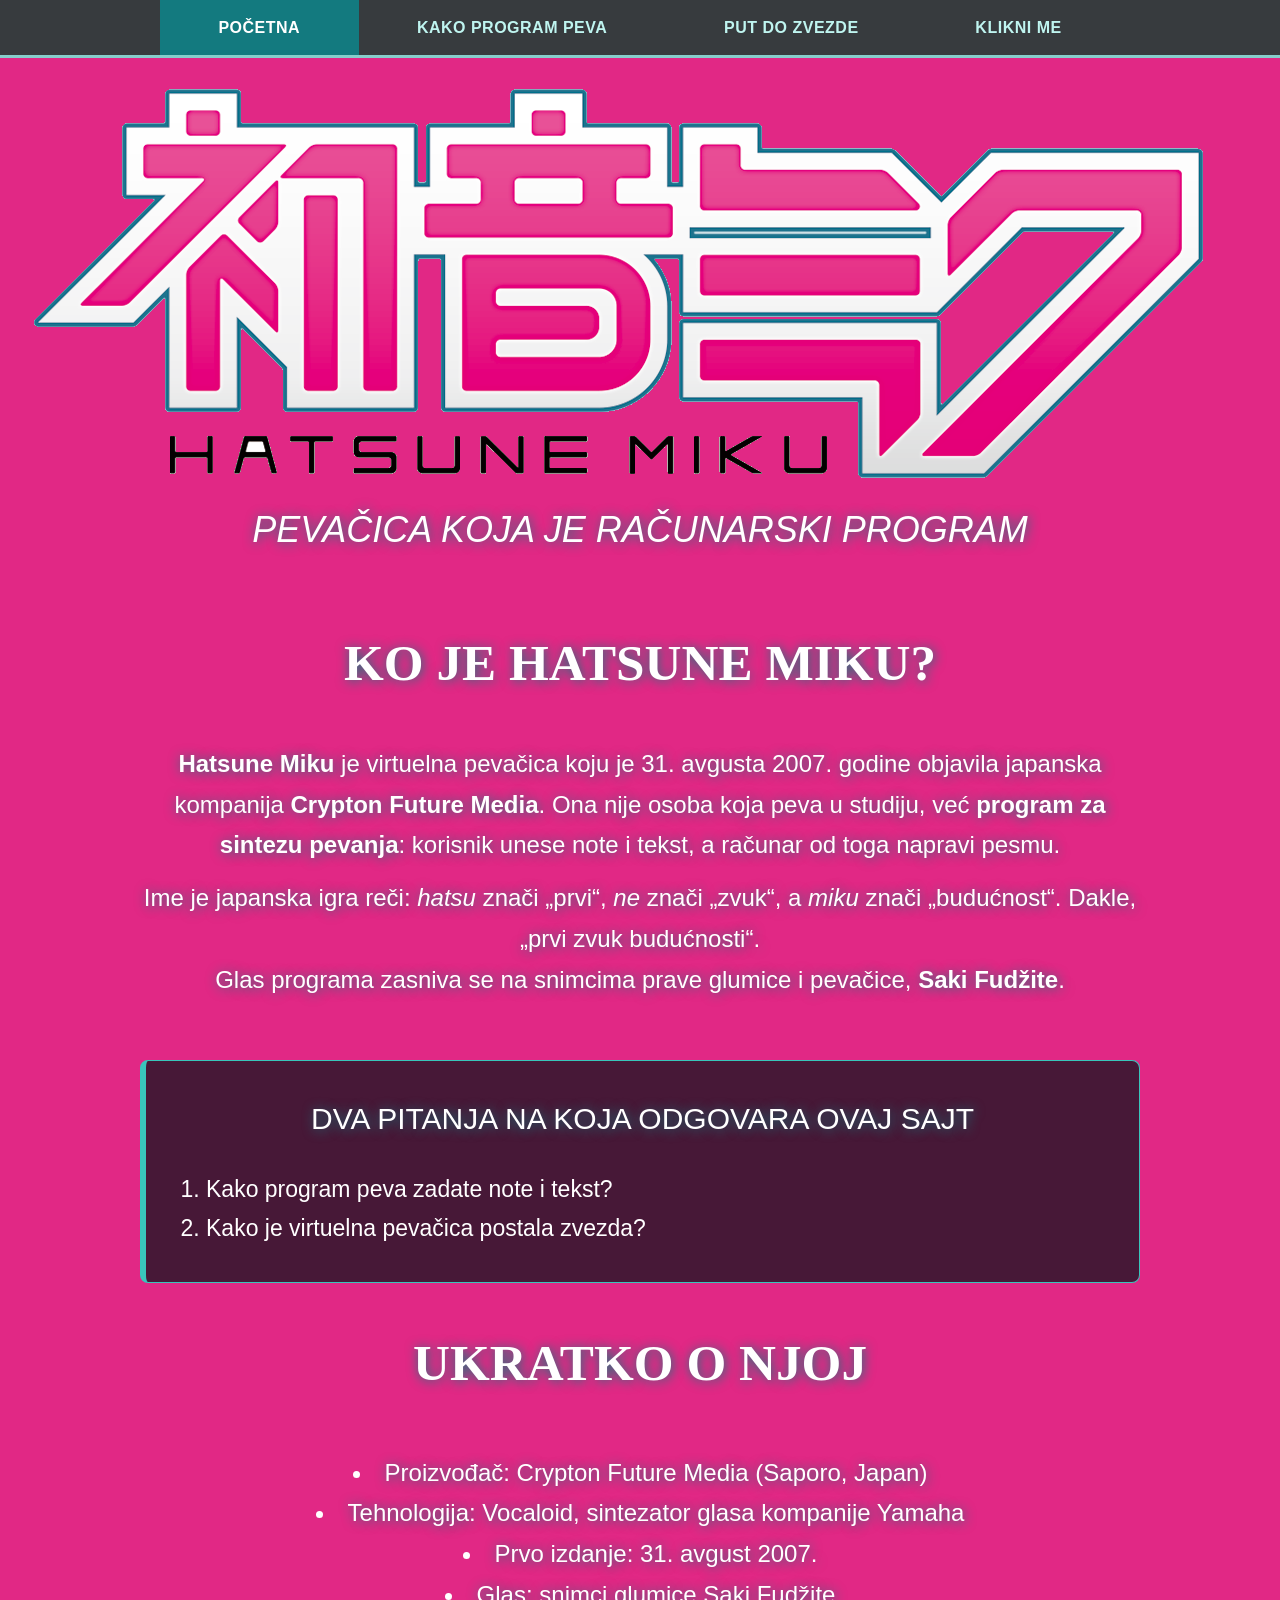
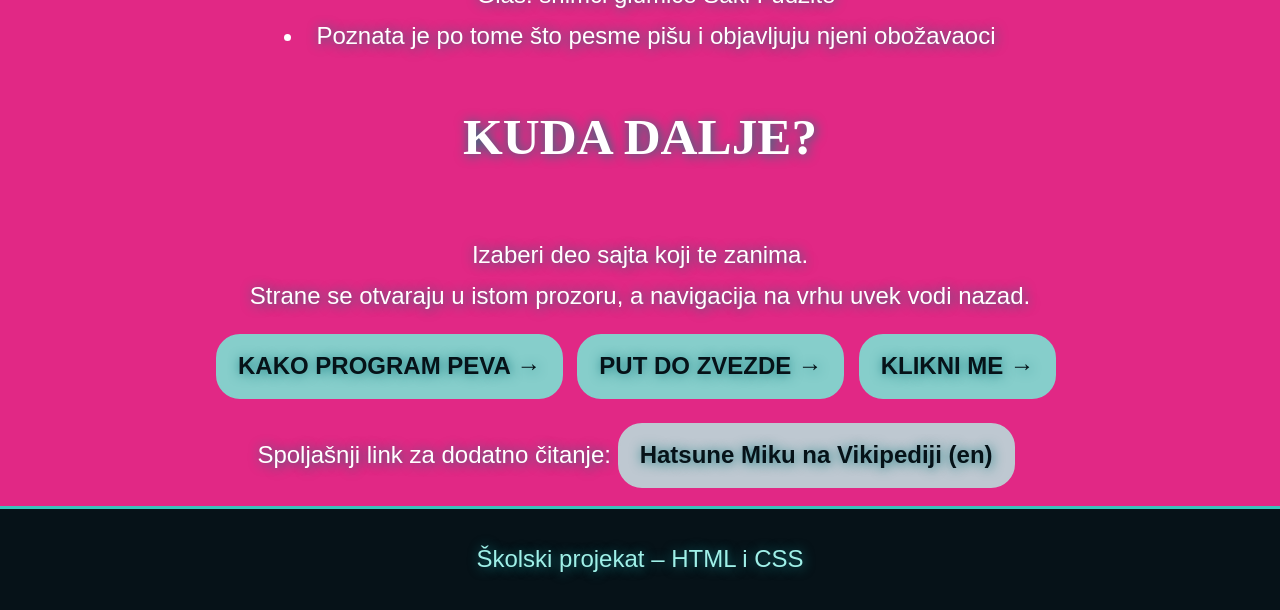
<file: index.html>
<!DOCTYPE html>
<html lang="sr">
    <head>
        <meta charset="UTF-8">
        <meta name="viewport" content="width=device-width, initial-scale=1.0">
        <meta name="description" content="Hatsune Miku: pevačica koja je računarski program">
        <meta name="author" content="Isidora_Marinkovic">
        <title>Hatsune Miku – pevačica koja je računarski program</title>
        <link rel="stylesheet" href="style.css">
    </head>
    <body>
        <nav id="navigacija">
            <ul>
                <li><a href="index.html" class="aktivna">POČETNA</a></li>
                <li><a href="kako-peva.html">KAKO PROGRAM PEVA</a></li>
                <li><a href="zvezda.html">PUT DO ZVEZDE</a></li>
                <li><a href="kraj.html">KLIKNI ME</a></li>
            </ul>
        </nav>

        <header>
            <img src="slike/Hatsune_miku_logo_v3.png" alt="logo">
            <p id="mejn"><em>PEVAČICA KOJA JE RAČUNARSKI PROGRAM</em></p>
        </header>

        <main id="sadrzaj">
            <h1>KO JE HATSUNE MIKU?</h1>
            <p>
            <strong>Hatsune Miku</strong> je virtuelna pevačica koju je 31. avgusta 2007. godine
            objavila japanska kompanija <strong>Crypton Future Media</strong>. Ona nije osoba
            koja peva u studiju, već <strong>program za sintezu pevanja</strong>: korisnik
            unese note i tekst, a računar od toga napravi pesmu.
        </p>
        <p>
            Ime je japanska igra reči: <em>hatsu</em> znači „prvi“, <em>ne</em> znači „zvuk“,
            a <em>miku</em> znači „budućnost“. Dakle, „prvi zvuk budućnosti“.<br>
            Glas programa zasniva se na snimcima prave glumice i pevačice, <strong>Saki Fudžite</strong>.
        </p>
        <br>
        <div class="kartica">
            <p class="pitanja">DVA PITANJA NA KOJA ODGOVARA OVAJ SAJT<p>
            <ol>
                <li>Kako program peva zadate note i tekst?</li>
                <li>Kako je virtuelna pevačica postala zvezda?</li>
            </ol>
        </div>

        <h2>UKRATKO O NJOJ</h2>
        <ul class="lista">
            <li>Proizvođač: Crypton Future Media (Saporo, Japan)</li>
            <li>Tehnologija: Vocaloid, sintezator glasa kompanije Yamaha</li>
            <li>Prvo izdanje: 31. avgust 2007.</li>
            <li>Glas: snimci glumice Saki Fudžite</li>
            <li>Poznata je po tome što pesme pišu i objavljuju njeni obožavaoci</li>
        </ul>

        <h3>KUDA DALJE?</h3>
        <p>
            Izaberi deo sajta koji te zanima.<br> Strane se otvaraju u istom prozoru,
            a navigacija na vrhu uvek vodi nazad.
        </p>
        <p>
            <a class="dugme" href="kako-peva.html">KAKO PROGRAM PEVA →</a>
            <a class="dugme" href="zvezda.html">PUT DO ZVEZDE →</a>
            <a class="dugme" href="kraj.html">KLIKNI ME →</a>
        </p>

        <p>
            Spoljašnji link za dodatno čitanje:
            <a class="dugme spoljasnji" href="https://en.wikipedia.org/wiki/Hatsune_Miku" target="_blank" rel="noopener">Hatsune Miku na Vikipediji (en)</a>
        </p>
        </main>

        <footer>
            <p>Školski projekat – HTML i CSS</p>
        </footer>
    </body>
</html>
</file>
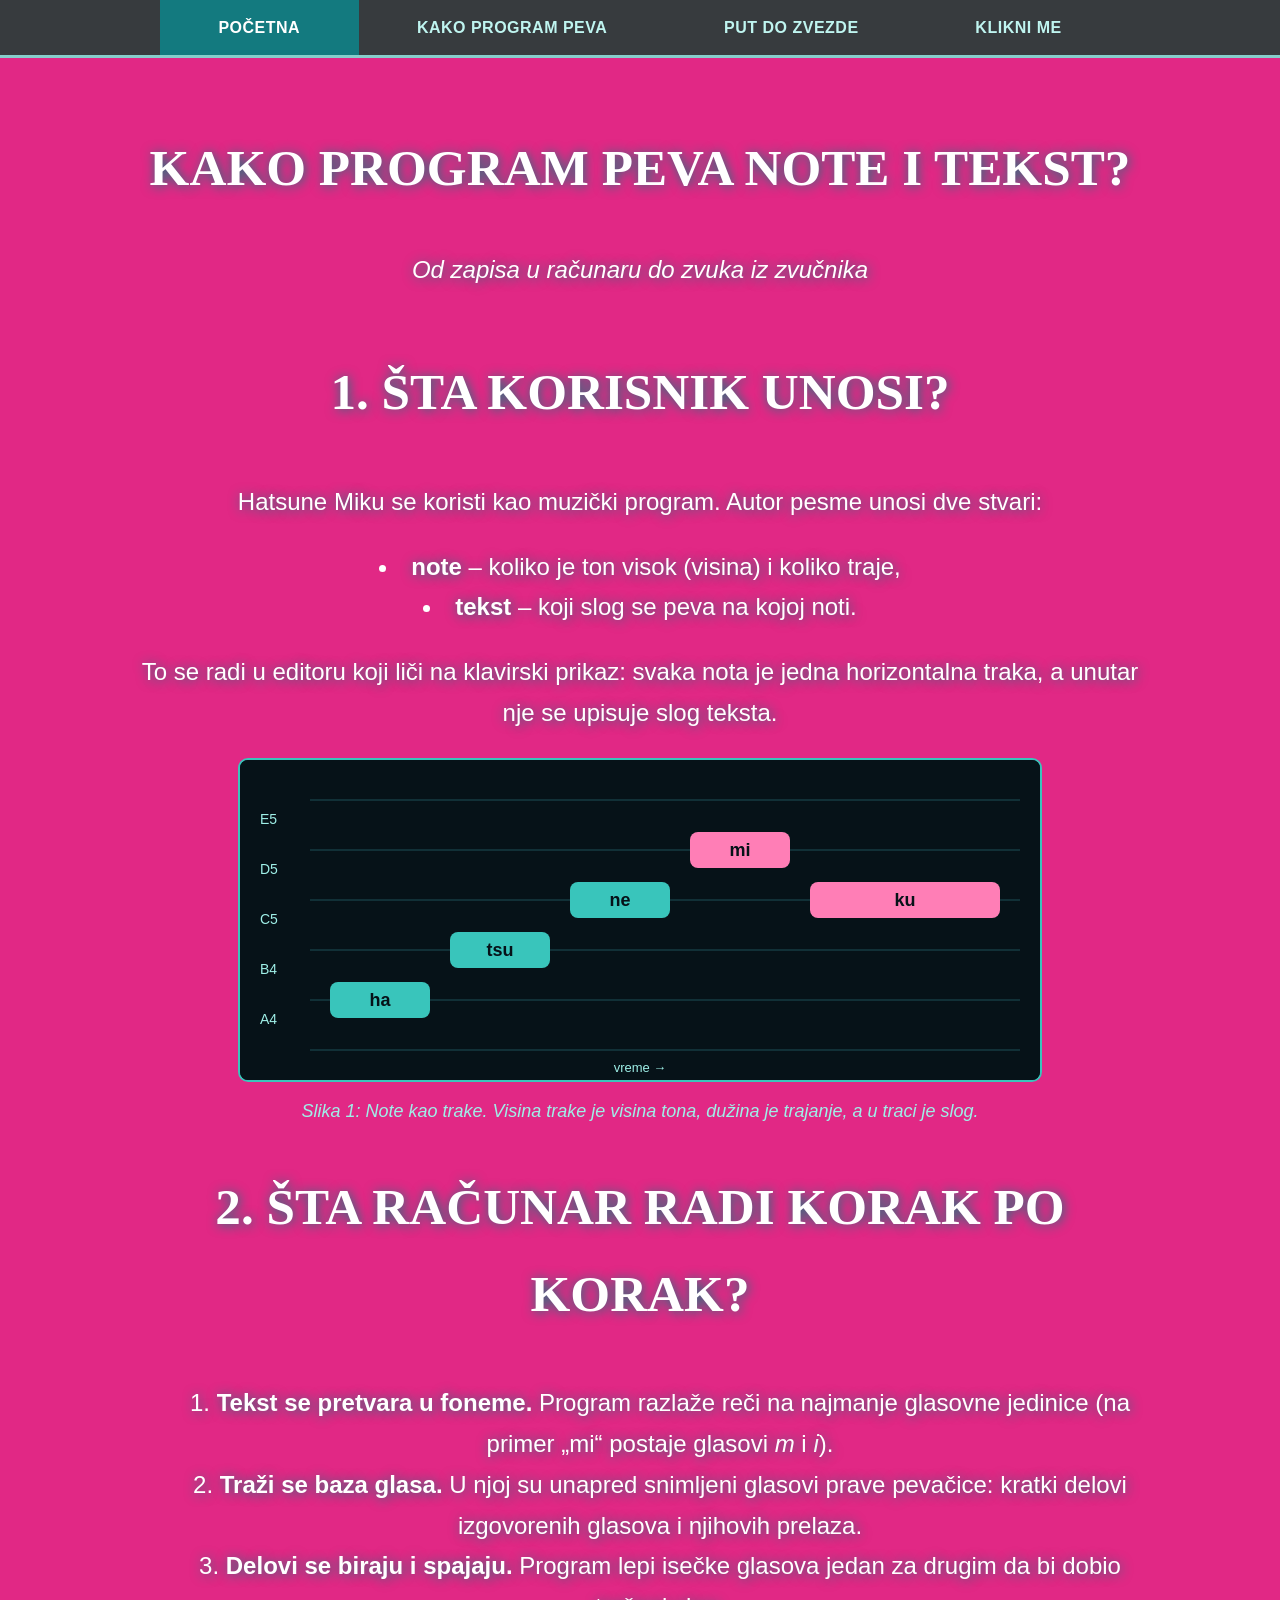
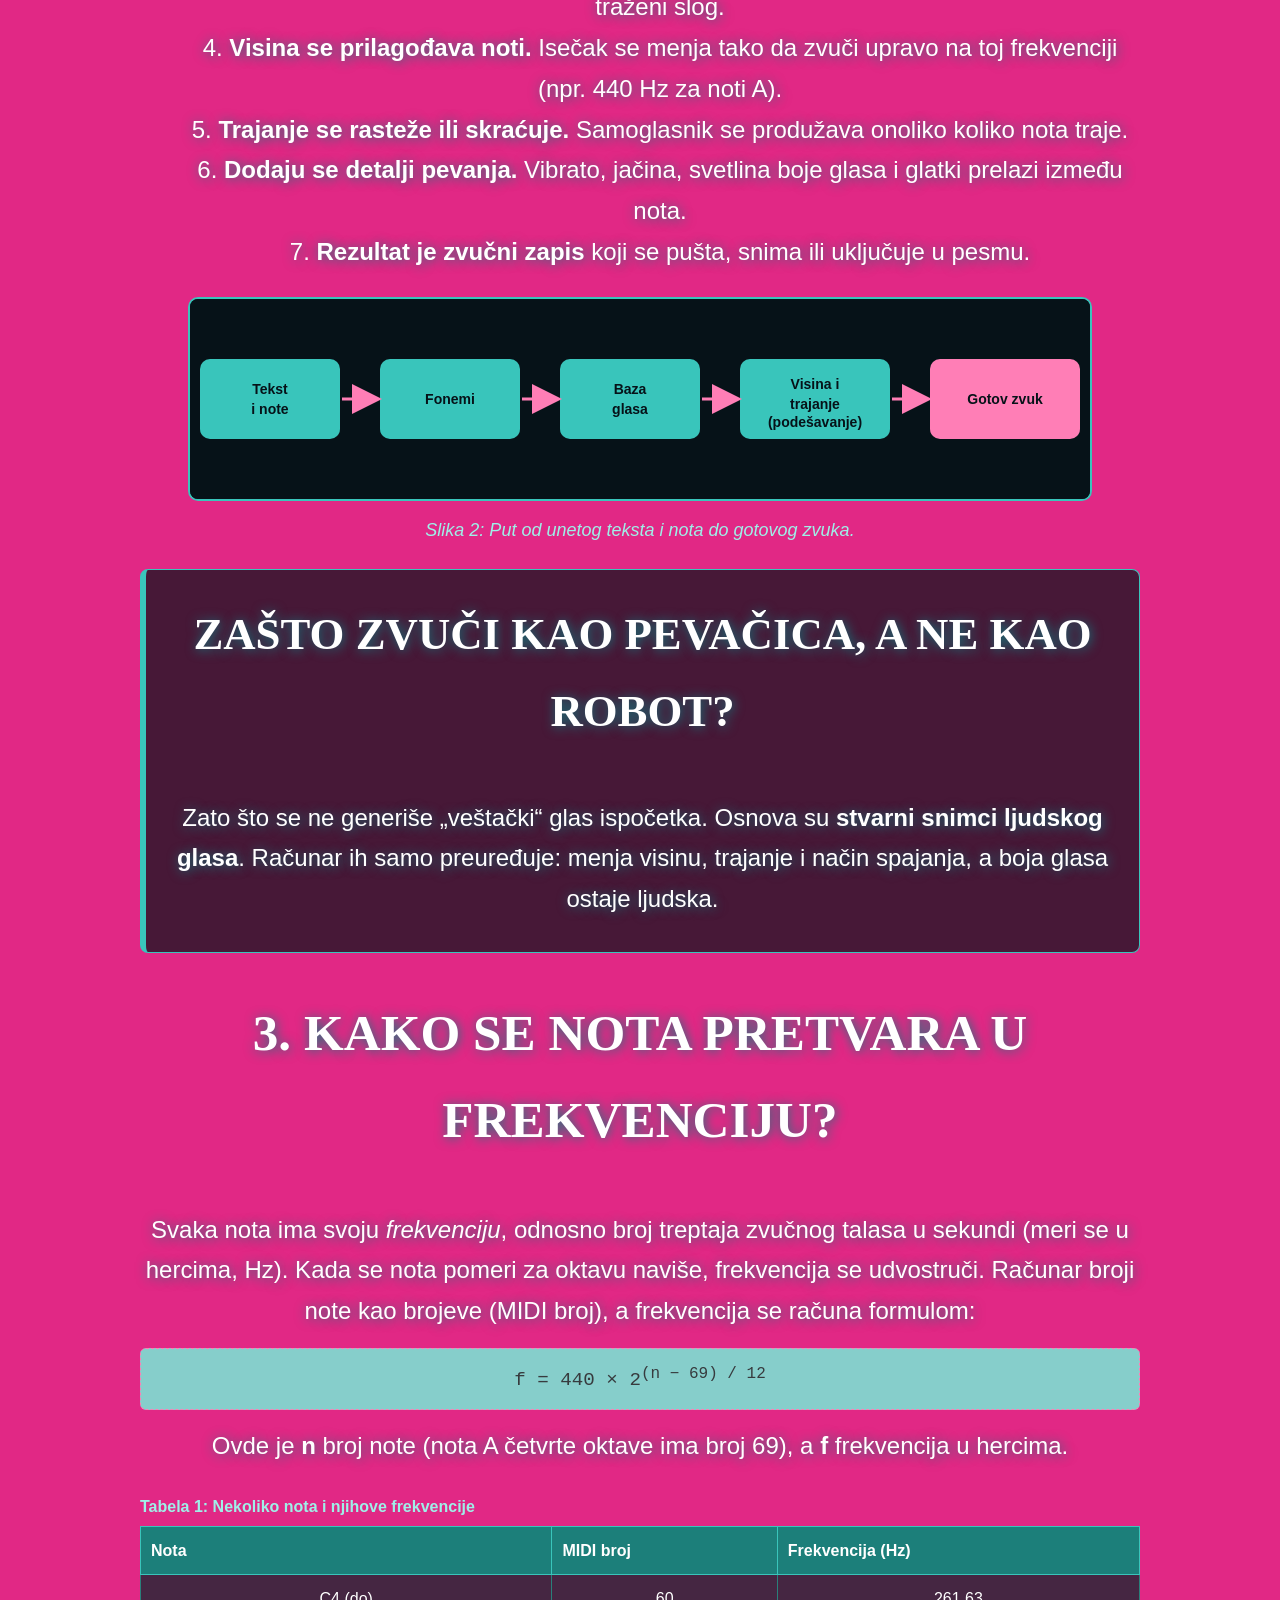
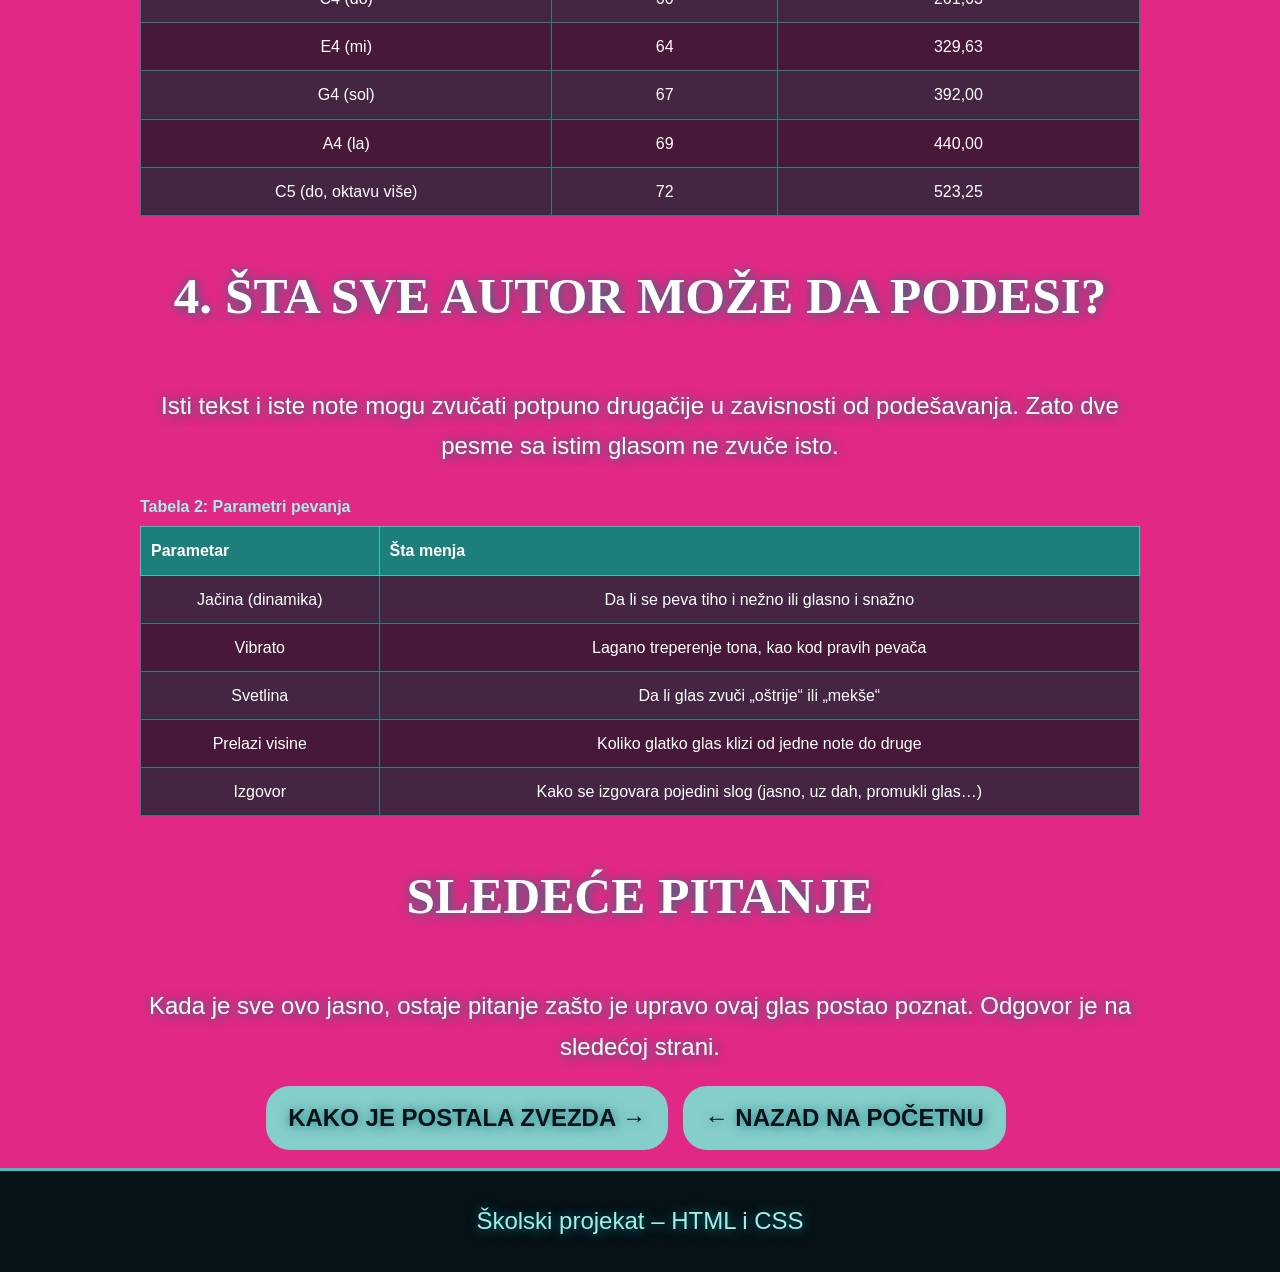
<file: kako-peva.html>
<!DOCTYPE html>
<html lang="sr">
<head>
    <meta charset="UTF-8">
    <meta name="viewport" content="width=device-width, initial-scale=1.0">
    <meta name="description" content="Kako računarski program Hatsune Miku peva zadate note i tekst.">
    <title>Kako program peva – Hatsune Miku</title>
    <link rel="stylesheet" href="style.css">
</head>
<body>

    <nav id="navigacija">
        <ul>
            <li><a href="index.html" class="aktivna">POČETNA</a></li>
            <li><a href="kako-peva.html">KAKO PROGRAM PEVA</a></li>
            <li><a href="zvezda.html">PUT DO ZVEZDE</a></li>
            <li><a href="kraj.html">KLIKNI ME</a></li>
        </ul>
    </nav>

    <header>
        <h1>KAKO PROGRAM PEVA NOTE I TEKST?</h1>
        <p><em>Od zapisa u računaru do zvuka iz zvučnika</em></p>
    </header>

    <main id="sadrzaj">

        <h2 id="ulaz">1. ŠTA KORISNIK UNOSI?</h2>
        <p>
            Hatsune Miku se koristi kao muzički program. Autor pesme unosi dve stvari:
        </p>
        <ul class="lista">
            <li><strong>note</strong> – koliko je ton visok (visina) i koliko traje,</li>
            <li><strong>tekst</strong> – koji slog se peva na kojoj noti.</li>
        </ul>
        <p>
            To se radi u editoru koji liči na klavirski prikaz: svaka nota je jedna horizontalna
            traka, a unutar nje se upisuje slog teksta.
        </p>

        <figure>
            <img src="slike/klavirski-prikaz.svg" alt="Klavirski prikaz sa pet traka različite visine i dužine, svaka nosi po jedan slog: ha, tsu, ne, mi, ku">
            <figcaption>Slika 1: Note kao trake. Visina trake je visina tona, dužina je trajanje, a u traci je slog.</figcaption>
        </figure>

        <h2 id="koraci">2. ŠTA RAČUNAR RADI KORAK PO KORAK?</h2>
        <ol class="kp_ol">
            <li><strong>Tekst se pretvara u foneme.</strong> Program razlaže reči na najmanje glasovne jedinice (na primer „mi“ postaje glasovi <em>m</em> i <em>i</em>).</li>
            <li><strong>Traži se baza glasa.</strong> U njoj su unapred snimljeni glasovi prave pevačice: kratki delovi izgovorenih glasova i njihovih prelaza.</li>
            <li><strong>Delovi se biraju i spajaju.</strong> Program lepi isečke glasova jedan za drugim da bi dobio traženi slog.</li>
            <li><strong>Visina se prilagođava noti.</strong> Isečak se menja tako da zvuči upravo na toj frekvenciji (npr. 440 Hz za noti A).</li>
            <li><strong>Trajanje se rasteže ili skraćuje.</strong> Samoglasnik se produžava onoliko koliko nota traje.</li>
            <li><strong>Dodaju se detalji pevanja.</strong> Vibrato, jačina, svetlina boje glasa i glatki prelazi između nota.</li>
            <li><strong>Rezultat je zvučni zapis</strong> koji se pušta, snima ili uključuje u pesmu.</li>
        </ol>

        <figure>
            <img src="slike/tok-sinteze.svg" alt="Dijagram toka od pet kutija: tekst i note, fonemi, baza glasa, podešavanje visine i trajanja, gotov zvuk">
            <figcaption>Slika 2: Put od unetog teksta i nota do gotovog zvuka.</figcaption>
        </figure>

        <div class="kartica">
            <h3>ZAŠTO ZVUČI KAO PEVAČICA, A NE KAO ROBOT?</h3>
            <p>
                Zato što se ne generiše „veštački“ glas ispočetka. Osnova su <strong>stvarni snimci
                ljudskog glasa</strong>. Računar ih samo preuređuje: menja visinu, trajanje i način
                spajanja, a boja glasa ostaje ljudska.
            </p>
        </div>

        <h2 id="visina">3. KAKO SE NOTA PRETVARA U FREKVENCIJU?</h2>
        <p>
            Svaka nota ima svoju <em>frekvenciju</em>, odnosno broj treptaja zvučnog talasa u sekundi
            (meri se u hercima, Hz). Kada se nota pomeri za oktavu naviše, frekvencija se udvostruči.
            Računar broji note kao brojeve (MIDI broj), a frekvencija se računa formulom:
        </p>

        <span class="formula">f = 440 × 2<sup>(n − 69) / 12</sup></span>

        <p>
            Ovde je <strong>n</strong> broj note (nota A četvrte oktave ima broj 69), a <strong>f</strong>
            frekvencija u hercima.
        </p>

        <table class="tabela">
            <caption>Tabela 1: Nekoliko nota i njihove frekvencije</caption>
            <tr>
                <th>Nota</th>
                <th>MIDI broj</th>
                <th>Frekvencija (Hz)</th>
            </tr>
            <tr>
                <td>C4 (do)</td>
                <td>60</td>
                <td>261,63</td>
            </tr>
            <tr>
                <td>E4 (mi)</td>
                <td>64</td>
                <td>329,63</td>
            </tr>
            <tr>
                <td>G4 (sol)</td>
                <td>67</td>
                <td>392,00</td>
            </tr>
            <tr>
                <td>A4 (la)</td>
                <td>69</td>
                <td>440,00</td>
            </tr>
            <tr>
                <td>C5 (do, oktavu više)</td>
                <td>72</td>
                <td>523,25</td>
            </tr>
        </table>

        <h2 id="parametri">4. ŠTA SVE AUTOR MOŽE DA PODESI?</h2>
        <p>
            Isti tekst i iste note mogu zvučati potpuno drugačije u zavisnosti od podešavanja.
            Zato dve pesme sa istim glasom ne zvuče isto.
        </p>

        <table class="tabela">
            <caption>Tabela 2: Parametri pevanja</caption>
            <tr>
                <th>Parametar</th>
                <th>Šta menja</th>
            </tr>
            <tr>
                <td>Jačina (dinamika)</td>
                <td>Da li se peva tiho i nežno ili glasno i snažno</td>
            </tr>
            <tr>
                <td>Vibrato</td>
                <td>Lagano treperenje tona, kao kod pravih pevača</td>
            </tr>
            <tr>
                <td>Svetlina</td>
                <td>Da li glas zvuči „oštrije“ ili „mekše“</td>
            </tr>
            <tr>
                <td>Prelazi visine</td>
                <td>Koliko glatko glas klizi od jedne note do druge</td>
            </tr>
            <tr>
                <td>Izgovor</td>
                <td>Kako se izgovara pojedini slog (jasno, uz dah, promukli glas…)</td>
            </tr>
        </table>

        <h2>SLEDEĆE PITANJE</h2>
        <p>
            Kada je sve ovo jasno, ostaje pitanje zašto je upravo ovaj glas postao poznat.
            Odgovor je na sledećoj strani.
        </p>
        <p>
            <a class="dugme" href="zvezda.html">KAKO JE POSTALA ZVEZDA →</a>
            <a class="dugme" href="index.html">← NAZAD NA POČETNU</a>
        </p>

    </main>

    <footer>
        <p>Školski projekat – HTML i CSS</p>
    </footer>

</body>
</html>
</file>
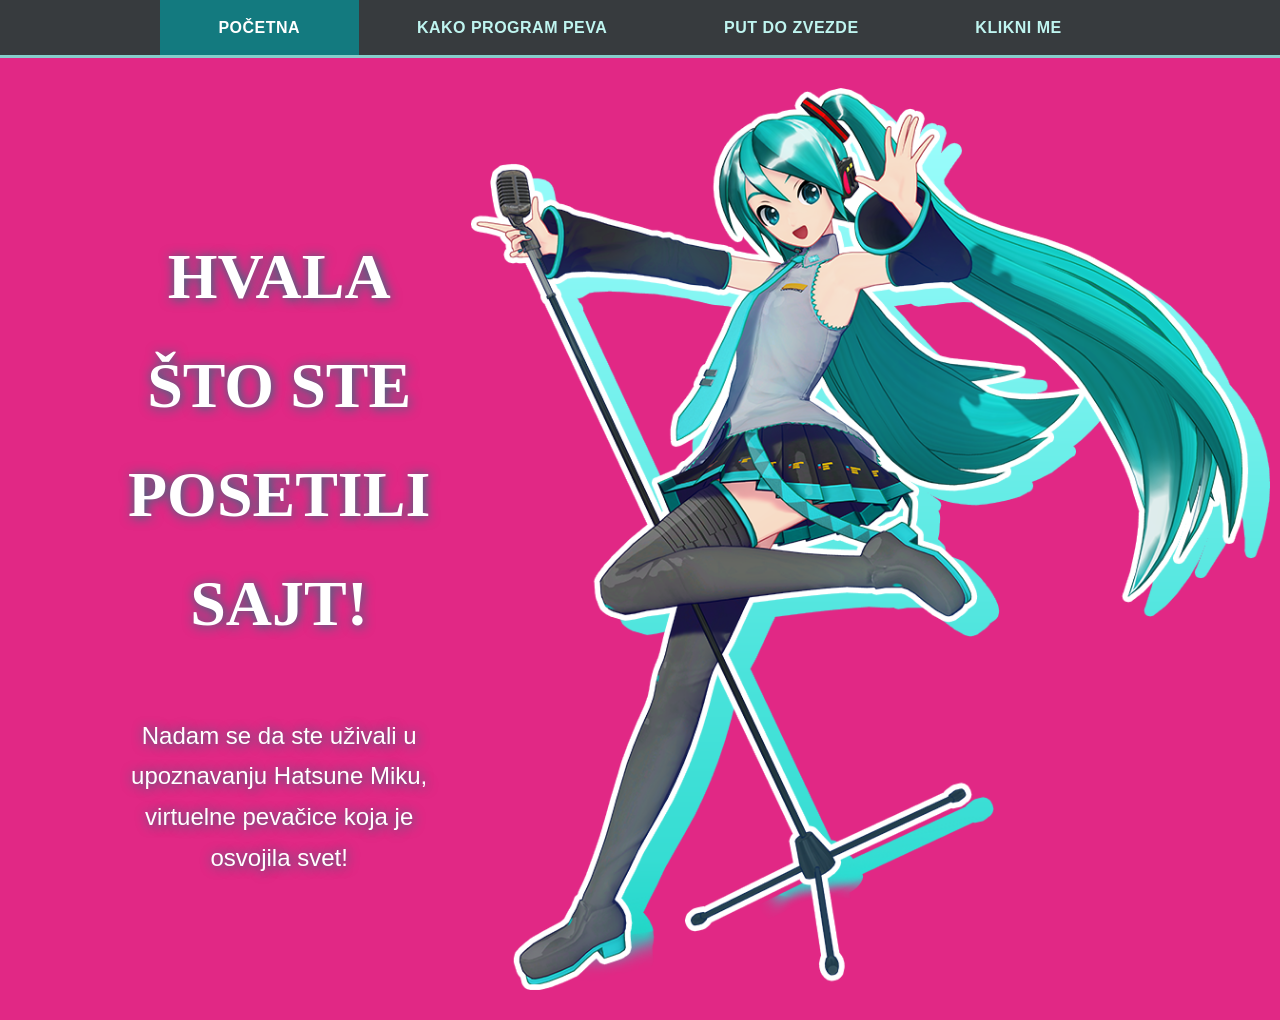
<file: kraj.html>
<!DOCTYPE html>
<html lang="sr">
    <head>
        <meta charset="UTF-8">
        <meta name="viewport" content="width=device-width, initial-scale=1.0">
        <meta name="description" content="Hatsune Miku: pevačica koja je računarski program">
        <meta name="author" content="Isidora_Marinkovic">
        <title>Hatsune Miku – pevačica koja je računarski program</title>
        <link rel="stylesheet" href="style.css">
    </head>

    <body>
        <nav id="navigacija">
            <ul>
                <li><a href="index.html" class="aktivna">POČETNA</a></li>
                <li><a href="kako-peva.html">KAKO PROGRAM PEVA</a></li>
                <li><a href="zvezda.html">PUT DO ZVEZDE</a></li>
                <li><a href="kraj.html">KLIKNI ME</a></li>
            </ul>
        </nav>

        <div class="kraj_miku">
            <div class="tekst_kraj">
                <h2>HVALA ŠTO STE POSETILI SAJT!</h2>
                <p>
                    Nadam se da ste uživali u upoznavanju Hatsune Miku,
                    virtuelne pevačice koja je osvojila svet!
                </p>
            </div>

            <img src="slike/Anime-Miku-Hatsune-PNG-Background-Image.png" alt="Hatsune Miku">
        </div>
    </body>
</html>
</file>
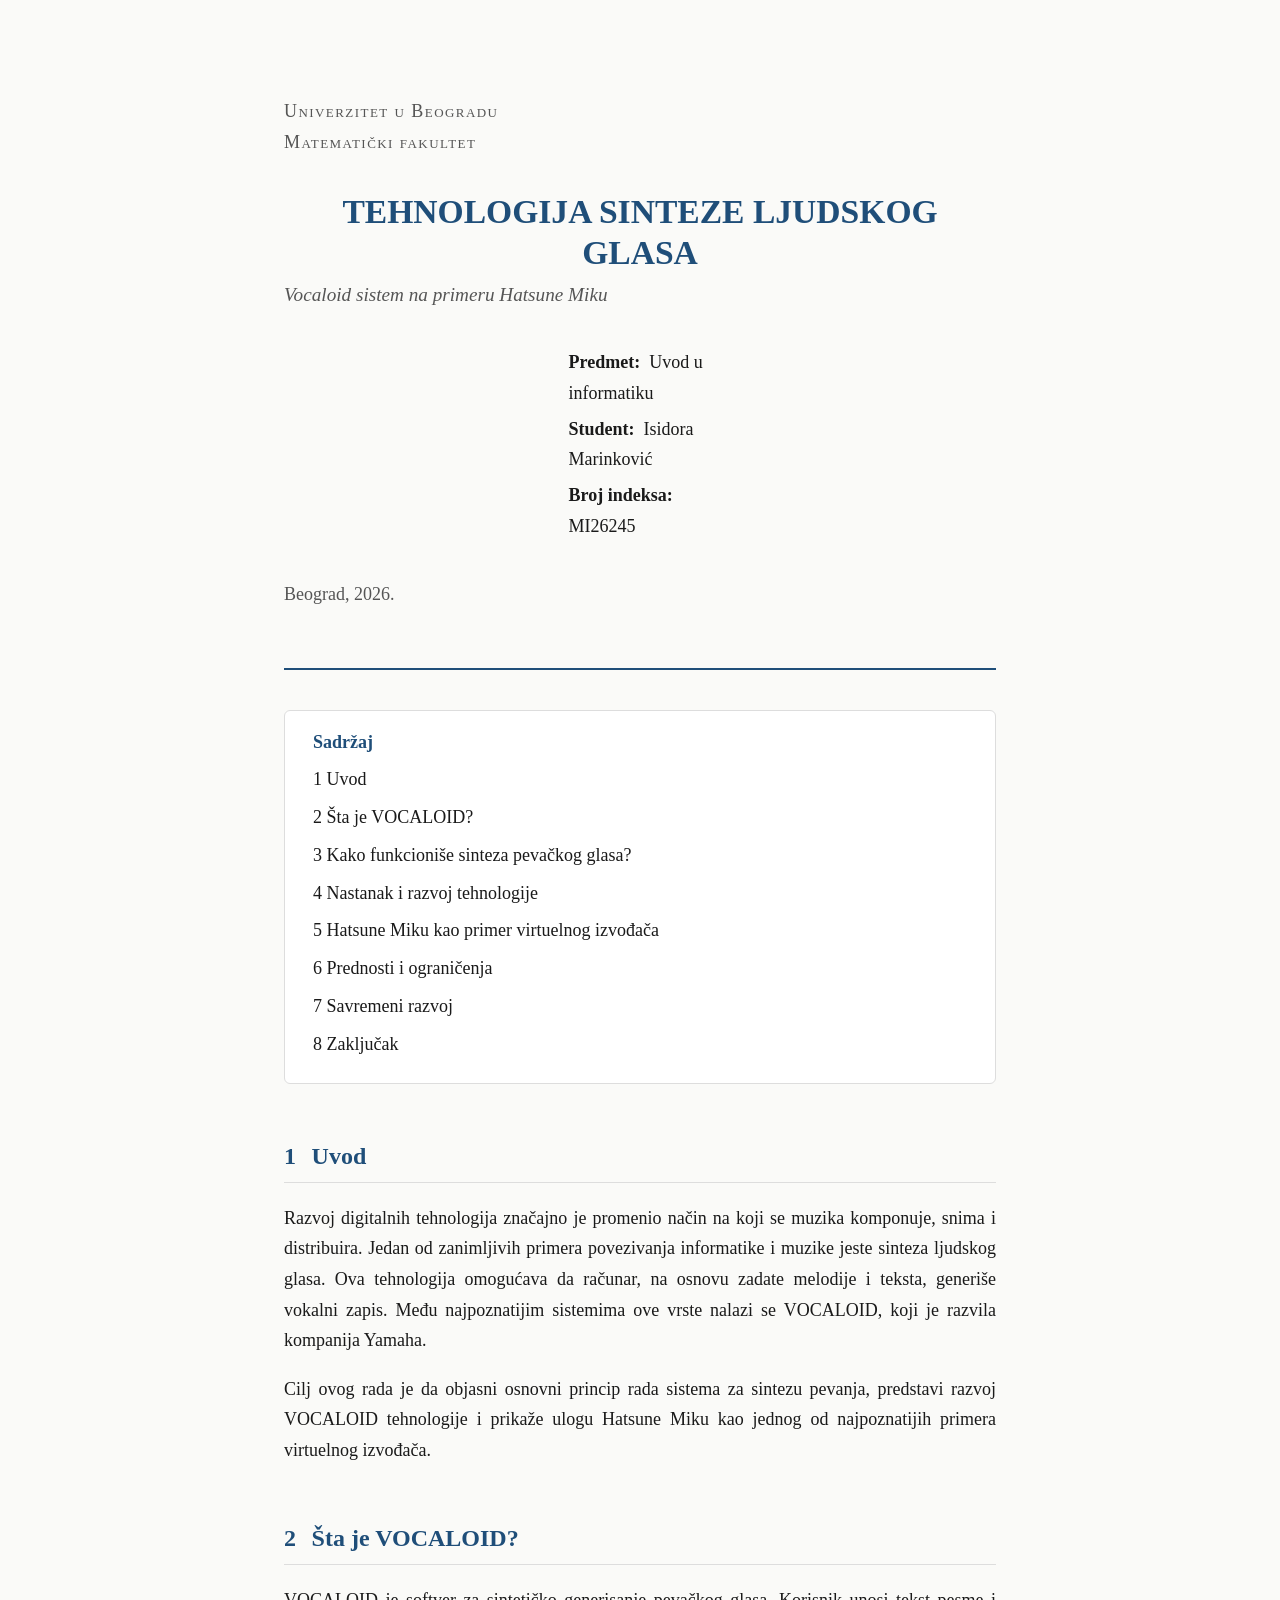
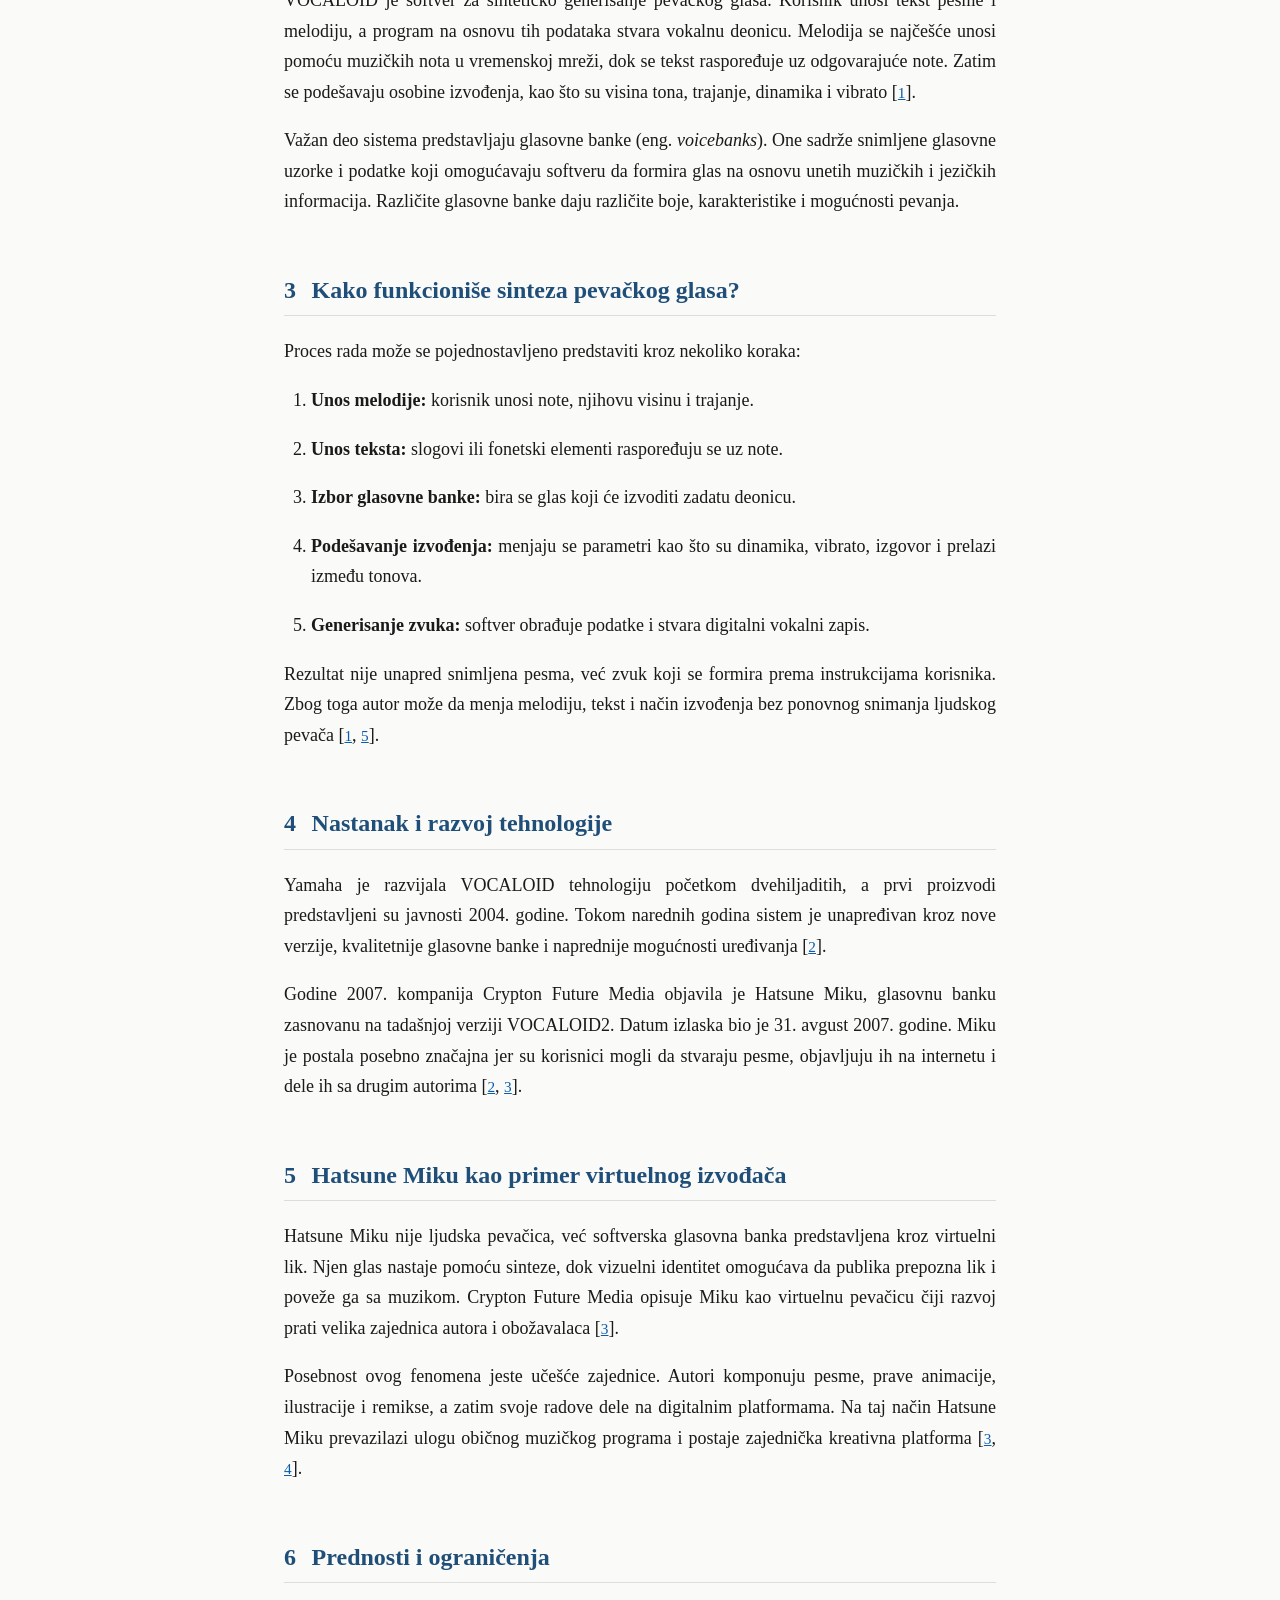
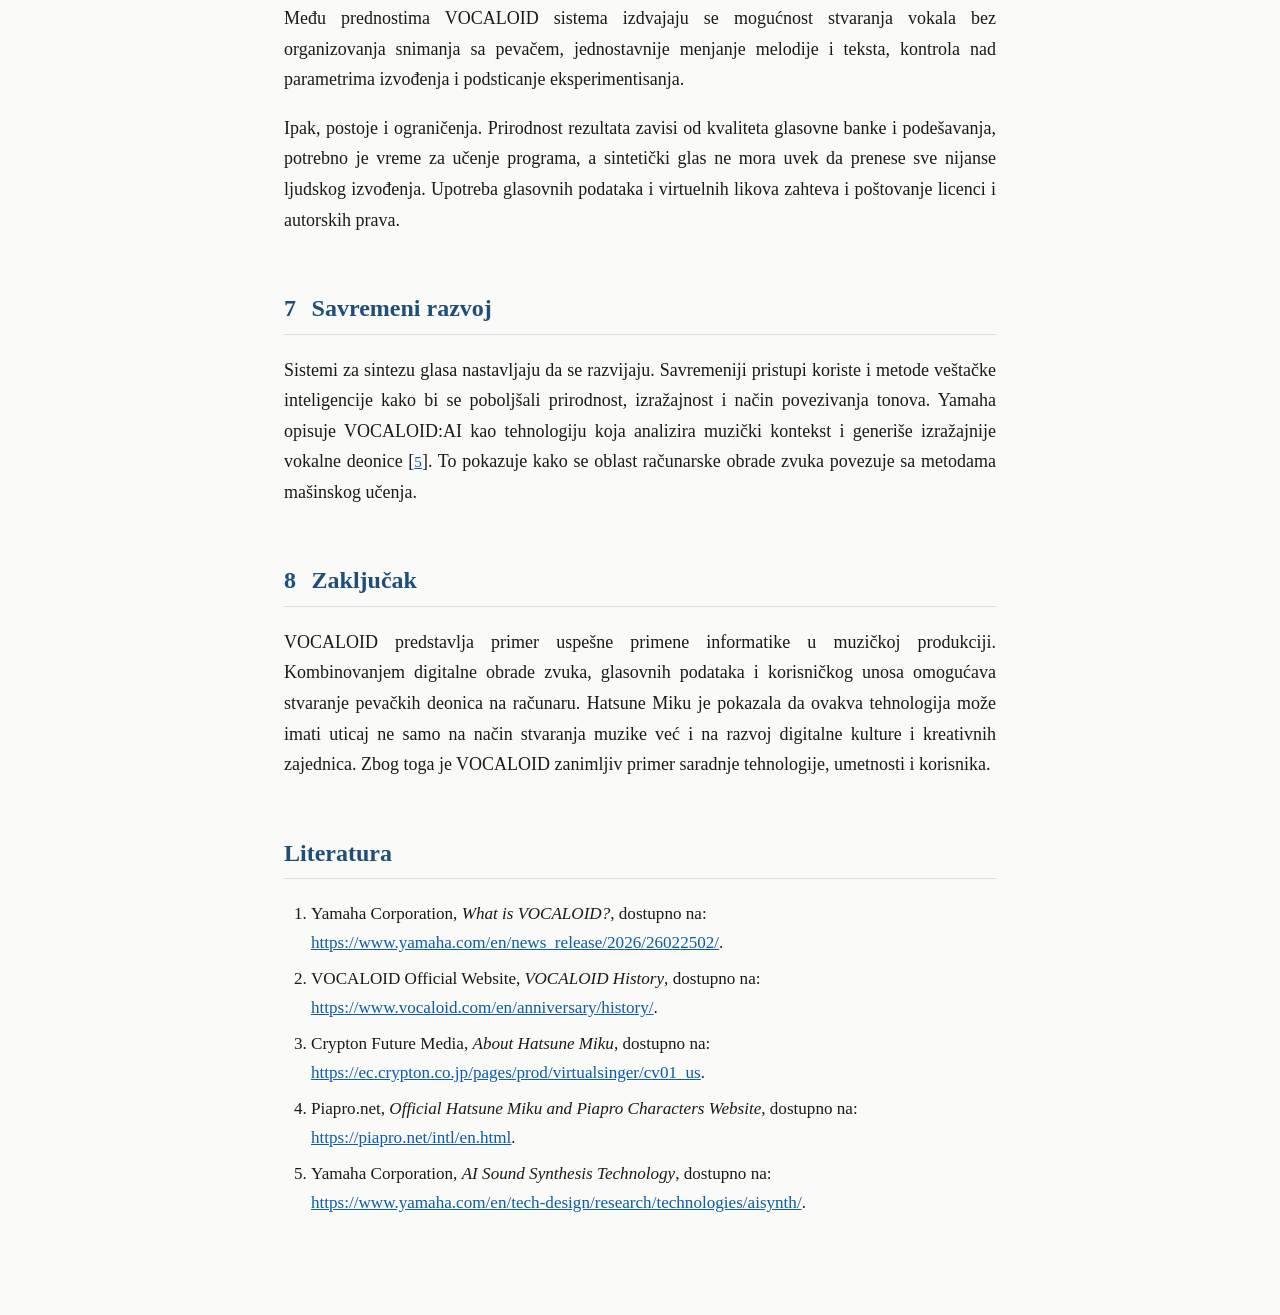
<file: tema.html>
<!DOCTYPE html>
<html lang="sr">
<head>
<meta charset="utf-8">
<meta name="viewport" content="width=device-width, initial-scale=1">
<title>Tehnologija sinteze ljudskog glasa – Vocaloid i Hatsune Miku</title>
<style>
:root{--fg:#1a1a1a;--muted:#555;--accent:#1f4e79;--bg:#fafaf8}
*{box-sizing:border-box}
body{margin:0;background:var(--bg);color:var(--fg);font-family:Georgia,"Times New Roman",serif;line-height:1.7;font-size:18px}
.page{max-width:760px;margin:0 auto;padding:48px 24px 80px}
.cover{text-align:center;padding:48px 0 40px;border-bottom:2px solid var(--accent);margin-bottom:40px}
.cover .uni{font-variant:small-caps;letter-spacing:.08em;color:var(--muted);margin:0}
.cover h1{font-size:2.1rem;margin:2.2rem 0 .4rem;color:var(--accent);line-height:1.2}
.cover .sub{font-size:1.2rem;font-style:italic;color:var(--muted);margin:0 0 2.2rem}
.cover dl{display:inline-block;text-align:left;margin:0}
.cover dt{float:left;clear:left;font-weight:bold;margin-right:.5em}
.cover dd{margin:0 0 .3em}
.cover .city{margin-top:2rem;color:var(--muted)}
nav#TOC{background:#fff;border:1px solid #ddd;border-radius:6px;padding:16px 28px;margin-bottom:40px}
nav#TOC::before{content:"Sadržaj";font-weight:bold;color:var(--accent);display:block;margin-bottom:.4em}
nav#TOC ul{list-style:none;padding-left:0;margin:0}
nav#TOC a{color:var(--fg);text-decoration:none}
nav#TOC a:hover{color:var(--accent);text-decoration:underline}
section h1,h2{color:var(--accent);font-size:1.5rem;font-weight:bold;margin-top:2.2em;border-bottom:1px solid #ddd;padding-bottom:.2em}
p{text-align:justify;hyphens:auto;margin:0 0 1em}
ol,ul{padding-left:1.5em}
li{margin-bottom:.4em}
a{color:#0b5cad}
sup.cite,a.cite{font-size:.85em}
section#literatura ol li{word-break:break-word;font-size:.95em}
@media print{body{background:#fff;font-size:12pt}.page{max-width:none;padding:0}.cover{page-break-after:always}}
.header-section-number{margin-right:.4em}

</style>
</head>
<body>
<div class="page">
<header class="cover">
<p class="uni">Univerzitet u Beogradu</p>
<p class="uni">Matematički fakultet</p>
<h1>TEHNOLOGIJA SINTEZE LJUDSKOG GLASA</h1>
<p class="sub">Vocaloid sistem na primeru Hatsune Miku</p>
<dl>
<dt>Predmet:</dt><dd>Uvod u informatiku</dd>
<dt>Student:</dt><dd>Isidora Marinković</dd>
<dt>Broj indeksa:</dt><dd>MI26245</dd>
</dl>
<p class="city">Beograd, 2026.</p>
</header>
<nav id="TOC">
<ul>
<li><a href="#uvod" id="toc-uvod"><span
class="toc-section-number">1</span> Uvod</a></li>
<li><a href="#šta-je-vocaloid" id="toc-šta-je-vocaloid"><span
class="toc-section-number">2</span> Šta je VOCALOID?</a></li>
<li><a href="#kako-funkcioniše-sinteza-pevačkog-glasa"
id="toc-kako-funkcioniše-sinteza-pevačkog-glasa"><span
class="toc-section-number">3</span> Kako funkcioniše sinteza pevačkog
glasa?</a></li>
<li><a href="#nastanak-i-razvoj-tehnologije"
id="toc-nastanak-i-razvoj-tehnologije"><span
class="toc-section-number">4</span> Nastanak i razvoj
tehnologije</a></li>
<li><a href="#hatsune-miku-kao-primer-virtuelnog-izvođača"
id="toc-hatsune-miku-kao-primer-virtuelnog-izvođača"><span
class="toc-section-number">5</span> Hatsune Miku kao primer virtuelnog
izvođača</a></li>
<li><a href="#prednosti-i-ograničenja"
id="toc-prednosti-i-ograničenja"><span
class="toc-section-number">6</span> Prednosti i ograničenja</a></li>
<li><a href="#savremeni-razvoj" id="toc-savremeni-razvoj"><span
class="toc-section-number">7</span> Savremeni razvoj</a></li>
<li><a href="#zaključak" id="toc-zaključak"><span
class="toc-section-number">8</span> Zaključak</a></li>
</ul>
</nav>
<section id="uvod" class="level1" data-number="1">
<h1 data-number="1"><span class="header-section-number">1</span>
Uvod</h1>
<p>Razvoj digitalnih tehnologija značajno je promenio način na koji se
muzika komponuje, snima i distribuira. Jedan od zanimljivih primera
povezivanja informatike i muzike jeste sinteza ljudskog glasa. Ova
tehnologija omogućava da računar, na osnovu zadate melodije i teksta,
generiše vokalni zapis. Među najpoznatijim sistemima ove vrste nalazi se
VOCALOID, koji je razvila kompanija Yamaha.</p>
<p>Cilj ovog rada je da objasni osnovni princip rada sistema za sintezu
pevanja, predstavi razvoj VOCALOID tehnologije i prikaže ulogu Hatsune
Miku kao jednog od najpoznatijih primera virtuelnog izvođača.</p>
</section>
<section id="šta-je-vocaloid" class="level1" data-number="2">
<h1 data-number="2"><span class="header-section-number">2</span> Šta je
VOCALOID?</h1>
<p>VOCALOID je softver za sintetičko generisanje pevačkog glasa.
Korisnik unosi tekst pesme i melodiju, a program na osnovu tih podataka
stvara vokalnu deonicu. Melodija se najčešće unosi pomoću muzičkih nota
u vremenskoj mreži, dok se tekst raspoređuje uz odgovarajuće note. Zatim
se podešavaju osobine izvođenja, kao što su visina tona, trajanje,
dinamika i vibrato [<a class="cite" href="#ref1">1</a>].</p>
<p>Važan deo sistema predstavljaju glasovne banke (eng.
<em>voicebanks</em>). One sadrže snimljene glasovne uzorke i podatke
koji omogućavaju softveru da formira glas na osnovu unetih muzičkih i
jezičkih informacija. Različite glasovne banke daju različite boje,
karakteristike i mogućnosti pevanja.</p>
</section>
<section id="kako-funkcioniše-sinteza-pevačkog-glasa" class="level1"
data-number="3">
<h1 data-number="3"><span class="header-section-number">3</span> Kako
funkcioniše sinteza pevačkog glasa?</h1>
<p>Proces rada može se pojednostavljeno predstaviti kroz nekoliko
koraka:</p>
<ol>
<li><p><strong>Unos melodije:</strong> korisnik unosi note, njihovu
visinu i trajanje.</p></li>
<li><p><strong>Unos teksta:</strong> slogovi ili fonetski elementi
raspoređuju se uz note.</p></li>
<li><p><strong>Izbor glasovne banke:</strong> bira se glas koji će
izvoditi zadatu deonicu.</p></li>
<li><p><strong>Podešavanje izvođenja:</strong> menjaju se parametri kao
što su dinamika, vibrato, izgovor i prelazi između tonova.</p></li>
<li><p><strong>Generisanje zvuka:</strong> softver obrađuje podatke i
stvara digitalni vokalni zapis.</p></li>
</ol>
<p>Rezultat nije unapred snimljena pesma, već zvuk koji se formira prema
instrukcijama korisnika. Zbog toga autor može da menja melodiju, tekst i
način izvođenja bez ponovnog snimanja ljudskog pevača [<a class="cite" href="#ref1">1</a>, <a class="cite" href="#ref5">5</a>].</p>
</section>
<section id="nastanak-i-razvoj-tehnologije" class="level1"
data-number="4">
<h1 data-number="4"><span class="header-section-number">4</span>
Nastanak i razvoj tehnologije</h1>
<p>Yamaha je razvijala VOCALOID tehnologiju početkom dvehiljaditih, a
prvi proizvodi predstavljeni su javnosti 2004. godine. Tokom narednih
godina sistem je unapređivan kroz nove verzije, kvalitetnije glasovne
banke i naprednije mogućnosti uređivanja [<a class="cite" href="#ref2">2</a>].</p>
<p>Godine 2007. kompanija Crypton Future Media objavila je Hatsune Miku,
glasovnu banku zasnovanu na tadašnjoj verziji VOCALOID2. Datum izlaska
bio je 31. avgust 2007. godine. Miku je postala posebno značajna jer su
korisnici mogli da stvaraju pesme, objavljuju ih na internetu i dele ih
sa drugim autorima [<a class="cite" href="#ref2">2</a>, <a class="cite" href="#ref3">3</a>].</p>
</section>
<section id="hatsune-miku-kao-primer-virtuelnog-izvođača" class="level1"
data-number="5">
<h1 data-number="5"><span class="header-section-number">5</span> Hatsune
Miku kao primer virtuelnog izvođača</h1>
<p>Hatsune Miku nije ljudska pevačica, već softverska glasovna banka
predstavljena kroz virtuelni lik. Njen glas nastaje pomoću sinteze, dok
vizuelni identitet omogućava da publika prepozna lik i poveže ga sa
muzikom. Crypton Future Media opisuje Miku kao virtuelnu pevačicu čiji
razvoj prati velika zajednica autora i obožavalaca [<a class="cite" href="#ref3">3</a>].</p>
<p>Posebnost ovog fenomena jeste učešće zajednice. Autori komponuju
pesme, prave animacije, ilustracije i remikse, a zatim svoje radove dele
na digitalnim platformama. Na taj način Hatsune Miku prevazilazi ulogu
običnog muzičkog programa i postaje zajednička kreativna platforma
[<a class="cite" href="#ref3">3</a>, <a class="cite" href="#ref4">4</a>].</p>
</section>
<section id="prednosti-i-ograničenja" class="level1" data-number="6">
<h1 data-number="6"><span class="header-section-number">6</span>
Prednosti i ograničenja</h1>
<p>Među prednostima VOCALOID sistema izdvajaju se mogućnost stvaranja
vokala bez organizovanja snimanja sa pevačem, jednostavnije menjanje
melodije i teksta, kontrola nad parametrima izvođenja i podsticanje
eksperimentisanja.</p>
<p>Ipak, postoje i ograničenja. Prirodnost rezultata zavisi od kvaliteta
glasovne banke i podešavanja, potrebno je vreme za učenje programa, a
sintetički glas ne mora uvek da prenese sve nijanse ljudskog izvođenja.
Upotreba glasovnih podataka i virtuelnih likova zahteva i poštovanje
licenci i autorskih prava.</p>
</section>
<section id="savremeni-razvoj" class="level1" data-number="7">
<h1 data-number="7"><span class="header-section-number">7</span>
Savremeni razvoj</h1>
<p>Sistemi za sintezu glasa nastavljaju da se razvijaju. Savremeniji
pristupi koriste i metode veštačke inteligencije kako bi se poboljšali
prirodnost, izražajnost i način povezivanja tonova. Yamaha opisuje
VOCALOID:AI kao tehnologiju koja analizira muzički kontekst i generiše
izražajnije vokalne deonice [<a class="cite" href="#ref5">5</a>]. To pokazuje kako se oblast
računarske obrade zvuka povezuje sa metodama mašinskog učenja.</p>
</section>
<section id="zaključak" class="level1" data-number="8">
<h1 data-number="8"><span class="header-section-number">8</span>
Zaključak</h1>
<p>VOCALOID predstavlja primer uspešne primene informatike u muzičkoj
produkciji. Kombinovanjem digitalne obrade zvuka, glasovnih podataka i
korisničkog unosa omogućava stvaranje pevačkih deonica na računaru.
Hatsune Miku je pokazala da ovakva tehnologija može imati uticaj ne samo
na način stvaranja muzike već i na razvoj digitalne kulture i kreativnih
zajednica. Zbog toga je VOCALOID zanimljiv primer saradnje tehnologije,
umetnosti i korisnika.</p>
</section>
<section id="literatura">
<h1>Literatura</h1>
<ol>
<li id="ref1">Yamaha Corporation, <em>What is VOCALOID?</em>, dostupno na: <a href="https://www.yamaha.com/en/news_release/2026/26022502/">https://www.yamaha.com/en/news_release/2026/26022502/</a>.</li>
<li id="ref2">VOCALOID Official Website, <em>VOCALOID History</em>, dostupno na: <a href="https://www.vocaloid.com/en/anniversary/history/">https://www.vocaloid.com/en/anniversary/history/</a>.</li>
<li id="ref3">Crypton Future Media, <em>About Hatsune Miku</em>, dostupno na: <a href="https://ec.crypton.co.jp/pages/prod/virtualsinger/cv01_us">https://ec.crypton.co.jp/pages/prod/virtualsinger/cv01_us</a>.</li>
<li id="ref4">Piapro.net, <em>Official Hatsune Miku and Piapro Characters Website</em>, dostupno na: <a href="https://piapro.net/intl/en.html">https://piapro.net/intl/en.html</a>.</li>
<li id="ref5">Yamaha Corporation, <em>AI Sound Synthesis Technology</em>, dostupno na: <a href="https://www.yamaha.com/en/tech-design/research/technologies/aisynth/">https://www.yamaha.com/en/tech-design/research/technologies/aisynth/</a>.</li>
</ol>
</section>
</div>
</body>
</html>
</file>
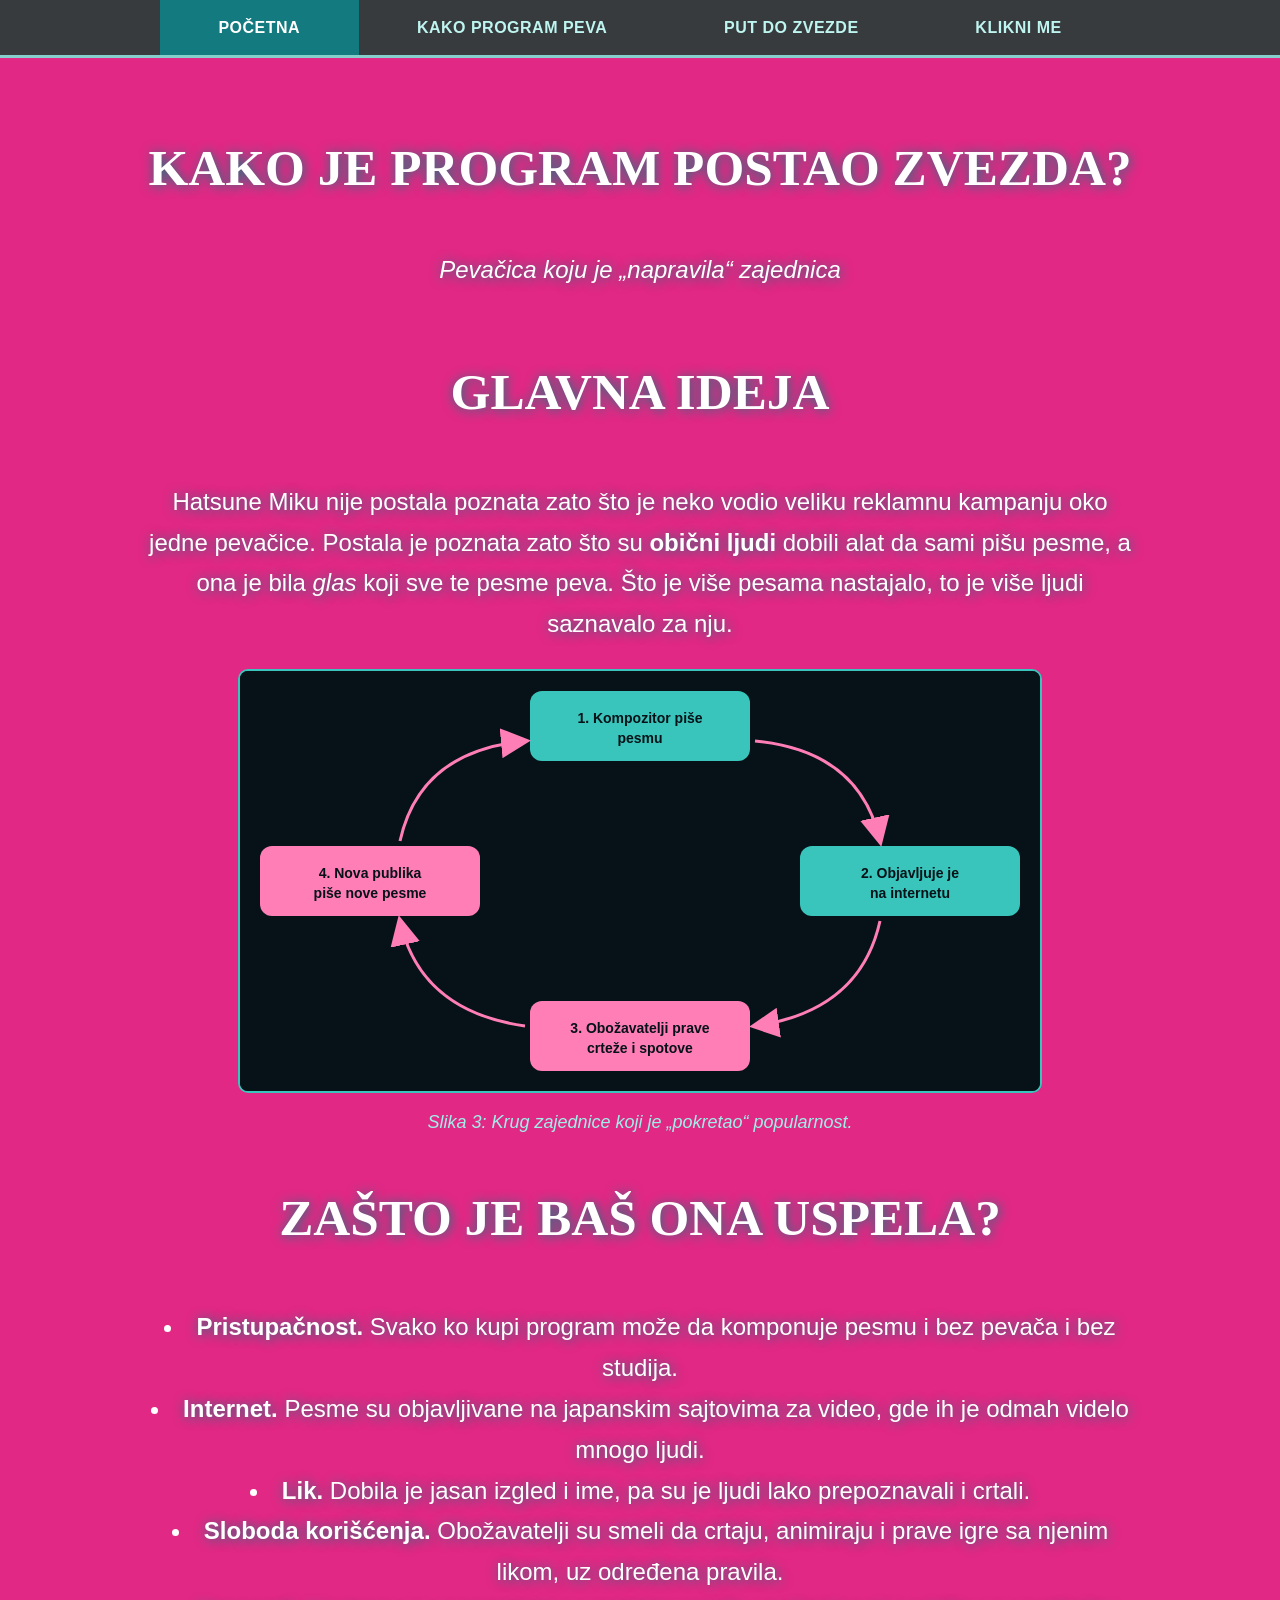
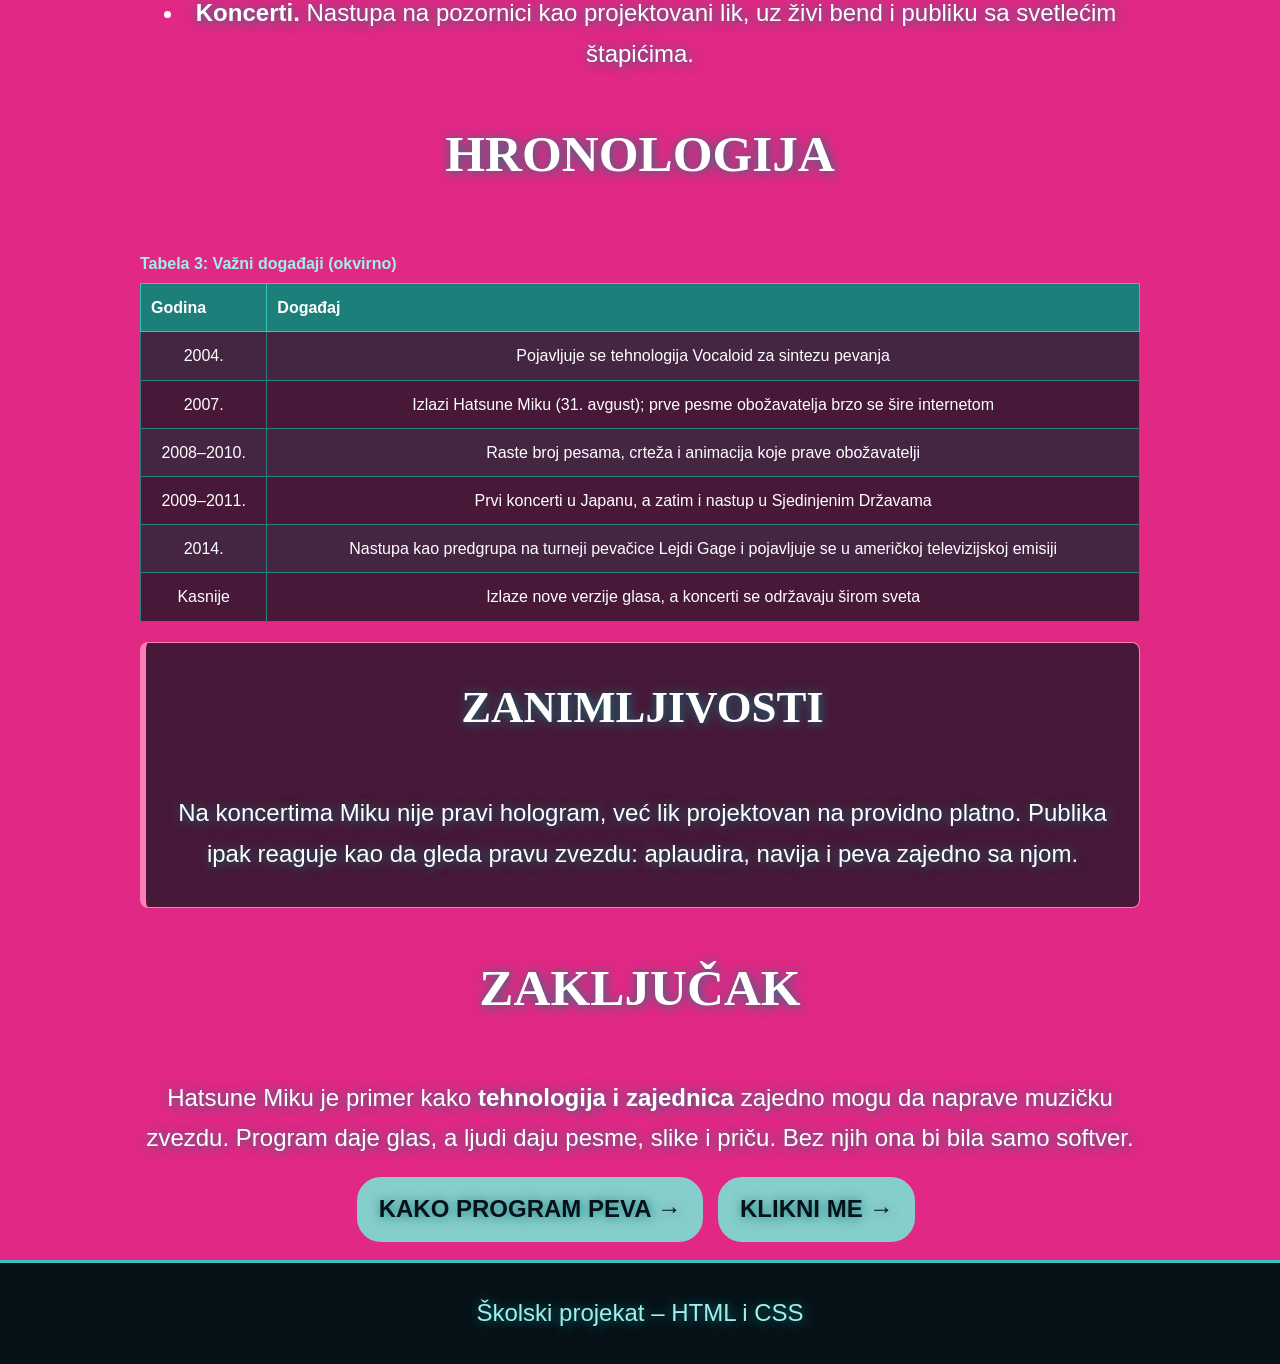
<file: zvezda.html>
<!DOCTYPE html>
<html lang="sr">
<head>
    <meta charset="UTF-8">
    <meta name="viewport" content="width=device-width, initial-scale=1.0">
    <meta name="description" content="Kako je virtuelna pevačica Hatsune Miku postala svetska zvezda.">
    <title>Put do zvezde – Hatsune Miku</title>
    <link rel="stylesheet" href="style.css">
</head>
<body>

    <nav id="navigacija">
        <ul>
            <li><a href="index.html" class="aktivna">POČETNA</a></li>
            <li><a href="kako-peva.html">KAKO PROGRAM PEVA</a></li>
            <li><a href="zvezda.html">PUT DO ZVEZDE</a></li>
            <li><a href="kraj.html">KLIKNI ME</a></li>
        </ul>
    </nav>

    <header>
        <h1>KAKO JE PROGRAM POSTAO ZVEZDA?</h1>
        <p><em>Pevačica koju je „napravila“ zajednica</em></p>
    </header>

    <main id="sadrzaj">

        <h2 id="ideja">GLAVNA IDEJA</h2>
        <p>
            Hatsune Miku nije postala poznata zato što je neko vodio veliku reklamnu kampanju
            oko jedne pevačice. Postala je poznata zato što su <strong>obični ljudi</strong>
            dobili alat da sami pišu pesme, a ona je bila <em>glas</em> koji sve te pesme peva.
            Što je više pesama nastajalo, to je više ljudi saznavalo za nju.
        </p>

        <figure>
            <img src="slike/krug-zajednice.svg" alt="Krug od četiri koraka: kompozitor piše pesmu, objavljuje je na internetu, obožavatelji prave crteže i spotove, nova publika dolazi i piše nove pesme">
            <figcaption>Slika 3: Krug zajednice koji je „pokretao“ popularnost.</figcaption>
        </figure>

        <h2 id="razlozi">ZAŠTO JE BAŠ ONA USPELA?</h2>
        <ul class="lista">
            <li><strong>Pristupačnost.</strong> Svako ko kupi program može da komponuje pesmu i bez pevača i bez studija.</li>
            <li><strong>Internet.</strong> Pesme su objavljivane na japanskim sajtovima za video, gde ih je odmah videlo mnogo ljudi.</li>
            <li><strong>Lik.</strong> Dobila je jasan izgled i ime, pa su je ljudi lako prepoznavali i crtali.</li>
            <li><strong>Sloboda korišćenja.</strong> Obožavatelji su smeli da crtaju, animiraju i prave igre sa njenim likom, uz određena pravila.</li>
            <li><strong>Koncerti.</strong> Nastupa na pozornici kao projektovani lik, uz živi bend i publiku sa svetlećim štapićima.</li>
        </ul>

        <h2 id="hronologija">HRONOLOGIJA</h2>
        <table class="tabela">
            <caption>Tabela 3: Važni događaji (okvirno)</caption>
            <tr>
                <th>Godina</th>
                <th>Događaj</th>
            </tr>
            <tr>
                <td>2004.</td>
                <td>Pojavljuje se tehnologija Vocaloid za sintezu pevanja</td>
            </tr>
            <tr>
                <td>2007.</td>
                <td>Izlazi Hatsune Miku (31. avgust); prve pesme obožavatelja brzo se šire internetom</td>
            </tr>
            <tr>
                <td>2008–2010.</td>
                <td>Raste broj pesama, crteža i animacija koje prave obožavatelji</td>
            </tr>
            <tr>
                <td>2009–2011.</td>
                <td>Prvi koncerti u Japanu, a zatim i nastup u Sjedinjenim Državama</td>
            </tr>
            <tr>
                <td>2014.</td>
                <td>Nastupa kao predgrupa na turneji pevačice Lejdi Gage i pojavljuje se u američkoj televizijskoj emisiji</td>
            </tr>
            <tr>
                <td>Kasnije</td>
                <td>Izlaze nove verzije glasa, a koncerti se održavaju širom sveta</td>
            </tr>
        </table>

        <div class="kartica roze">
            <h3>ZANIMLJIVOSTI</h3>
            <p>
                Na koncertima Miku nije pravi hologram, već lik projektovan na providno platno.
                Publika ipak reaguje kao da gleda pravu zvezdu: aplaudira, navija i peva zajedno sa njom.
            </p>
        </div>

        <h2 id="zakljucak">ZAKLJUČAK</h2>
        <p>
            Hatsune Miku je primer kako <strong>tehnologija i zajednica</strong> zajedno mogu
            da naprave muzičku zvezdu. Program daje glas, a ljudi daju pesme, slike i priču.
            Bez njih ona bi bila samo softver.
        </p>
        <p>
            <a class="dugme" href="kako-peva.html">KAKO PROGRAM PEVA →</a>
            <a class="dugme" href="kraj.html">KLIKNI ME →</a>
        </p>

    </main>

    <footer>
        <p>Školski projekat – HTML i CSS</p>
    </footer>

</body>
</html>
</file>
<file: style.css>
* {
    box-sizing: border-box;
}

body {
    margin: 0;
    padding: 0;
    font-family: 'Lucida Sans', 'Lucida Sans Regular', 'Lucida Grande', 'Lucida Sans Unicode', Geneva, Verdana, sans-serif;
    font-size: 16px;
    line-height: 1.7;
    color: white;
    background-color: #e12885;
    background-attachment: fixed;
}

#navigacija {
    background-color: #373b3e;
    border-bottom: 3px solid #86cecb;
    position: sticky;
    top: 0;
    z-index: 10;
}

#navigacija ul {
    list-style: none;
    margin: 0 auto;
    padding: 0;
    max-width: 960px;
    display: flex;
    flex-wrap: wrap;
}

#navigacija ul li {
    flex: 1 1 auto;
}

#navigacija ul li a {
    display: block;
    padding: 14px 18px;
    text-align: center;
    color: #bff5f0;
    text-decoration: none;
    font-weight: bold;
    letter-spacing: 0.5px;
    transition: background-color 0.25s, color 0.25s;
}

#navigacija ul li a:hover {
    background-color: #86cecb;
    color: #061218;
}

#navigacija ul li a.aktivna {
    background-color: #137a7f;
    color: #ffffff;
}

header {
    text-align: center;
    padding: 30px 20px 10px 20px;
}

header img {
    max-width: 100%;
    height: auto;
}

#mejn {
    font-size: 36px;
    text-shadow: 1px 1px 12px #137a7f;
    color: white;
}

h1 {
    font-family: Georgia, "Times New Roman", serif;
    font-size: 3.2em;
    color: white;
    text-shadow: 1px 1px 12px #137a7f;
    padding-bottom: 4px;
    margin-top: 36px;
    text-align: center;
}

p {
    margin: 12px 0;
    text-align: center;
    font-family: 'Lucida Sans', 'Lucida Sans Regular', 'Lucida Grande', 'Lucida Sans Unicode', Geneva, Verdana, sans-serif;
    font-size: 24px;
    text-shadow: 1px 1px 12px #137a7f;
}

.kartica {
    background-color: rgba(6, 18, 24, 0.7);
    border: 1px solid #86cecb;
    border-radius: 8px;
    width: 60%;
    margin: 20px auto;
    text-align: center;
    font-size: 14px;
}

.kartica ol {
    display: inline-block;
    text-align: left;
}

h3 {
    font-size: 26px;
}

.kartica li {
    font-size: 23px;
}

#sadrzaj {
    width: 90%;
    max-width: 1000px;
    margin: 0 auto;
    text-align: center;
}

#sadrzaj h1,
#sadrzaj p,
#sadrzaj .kartica {
    width: 100%;
    box-sizing: border-box;
}

#sadrzaj p {
    text-align: justify;
}

#sadrzaj .kartica {
    margin: 20px auto;
    padding: 20px;
    text-align: left;
}

#sadrzaj p {
    text-align: center;
}

h2, h3 {
    font-family: Georgia, "Times New Roman", serif;
    font-size: 3.2em;
    color: white;
    text-shadow: 1px 1px 12px #137a7f;
    padding-bottom: 4px;
    margin-top: 36px;
    text-align: center;
}

.lista {
    font-size: 24px;
    text-align: center;
    list-style-position: inside;
    padding: 0;
    text-shadow: 1px 1px 12px #137a7f;
}

.pitanja {
    font-size: 30px;
}

#sadrzaj a {
    color: #86cecb;
    text-decoration: underline;
}

#sadrzaj a:hover {
    color: #137a7f;
    text-decoration: none;
}

.dugme {
    display: inline-block;
    margin: 6px 8px 6px 0;
    padding: 10px 20px;
    background-color: #86cecb;
    color: #061218 !important;
    font-weight: bold;
    text-decoration: none !important;
    border-radius: 24px;
    border: 2px solid #86cecb;
    transition: background-color 0.25s, color 0.25s, transform 0.25s;
}

.dugme:hover {
    background-color: transparent;
    color: #86cecb !important;
    transform: translateY(-2px);
}

.dugme.spoljasnji {
    background-color: #bec8d1;
    border-color: #bec8d1;
}

.dugme.spoljasnji:hover {
    background-color: transparent;
    color: #373b3e !important;
}

footer {
    background-color: #061218;
    border-top: 3px solid #39c5bb;
    text-align: center;
    padding: 18px 10px;
    font-size: 0.9em;
    color: #9ff0e8;
}

footer a {
    color: #86cecb;
}

footer a:hover {
    color: #e12885;
}

figure {
    margin: 24px 0;
    text-align: center;
}

figure img {
    max-width: 100%;
    height: auto;
    border: 2px solid #39c5bb;
    border-radius: 10px;
    background-color: #0b1f2a;
}

figcaption {
    margin-top: 6px;
    font-size: 0.9em;
    font-style: italic;
    color: #9ff0e8;
}

.kartica {
    background-color: rgba(6, 18, 24, 0.7);
    border: 1px solid #39c5bb;
    border-left: 6px solid #39c5bb;
    border-radius: 8px;
    padding: 12px 20px;
    margin: 20px 0;
}

.kartica.roze {
    border-color: #ff7eb6;
}

.kartica h3 {
    margin-top: 6px;
}

.formula {
    display: block;
    text-align: center;
    font-family: "Courier New", monospace;
    font-size: 1.2em;
    color: #373b3e;
    background-color: #86cecb;
    border: 1px dashed #ff7eb6;
    border-radius: 6px;
    padding: 12px;
    margin: 16px 0;
}

table.tabela {
    width: 100%;
    border-collapse: collapse;
    margin: 20px 0;
    background-color: rgba(6, 18, 24, 0.7);
}

table.tabela caption {
    caption-side: top;
    text-align: left;
    padding: 6px 0;
    font-weight: bold;
    color: #9ff0e8;
}

table.tabela th {
    background-color: #1c7f7a;
    color: #ffffff;
    text-align: left;
    padding: 10px;
    border: 1px solid #39c5bb;
}

table.tabela td {
    padding: 10px;
    border: 1px solid #2a7f7a;
    vertical-align: top;
}

table.tabela tr:nth-child(even) td {
    background-color: rgba(57, 197, 187, 0.08);
}

table.tabela tr:hover td {
    background-color: rgba(255, 126, 182, 0.18);
}

@media (max-width: 600px) {
    h1 {
        font-size: 1.8em;
    }

    #navigacija ul li {
        flex: 1 1 50%;
    }

    p {
        text-align: left;
    }
}

figcaption {
    font-size: 18px;
}

.kp_ol li {
    font-size: 24px;
    text-align: center;
    list-style-position: inside;
    padding: 0;
    text-shadow: 1px 1px 12px #137a7f;
}

.kraj_miku {
    display: flex;
    justify-content: space-between;
    align-items: center;
    width: 80%;
    margin: 30px auto;
    gap: 40px;
}

.tekst_kraj {
    flex: 1;
    text-align: center;
    font-size: 20px;
}

.kraj_miku img {
    width: 800px;
    height: auto;
}
</file>
